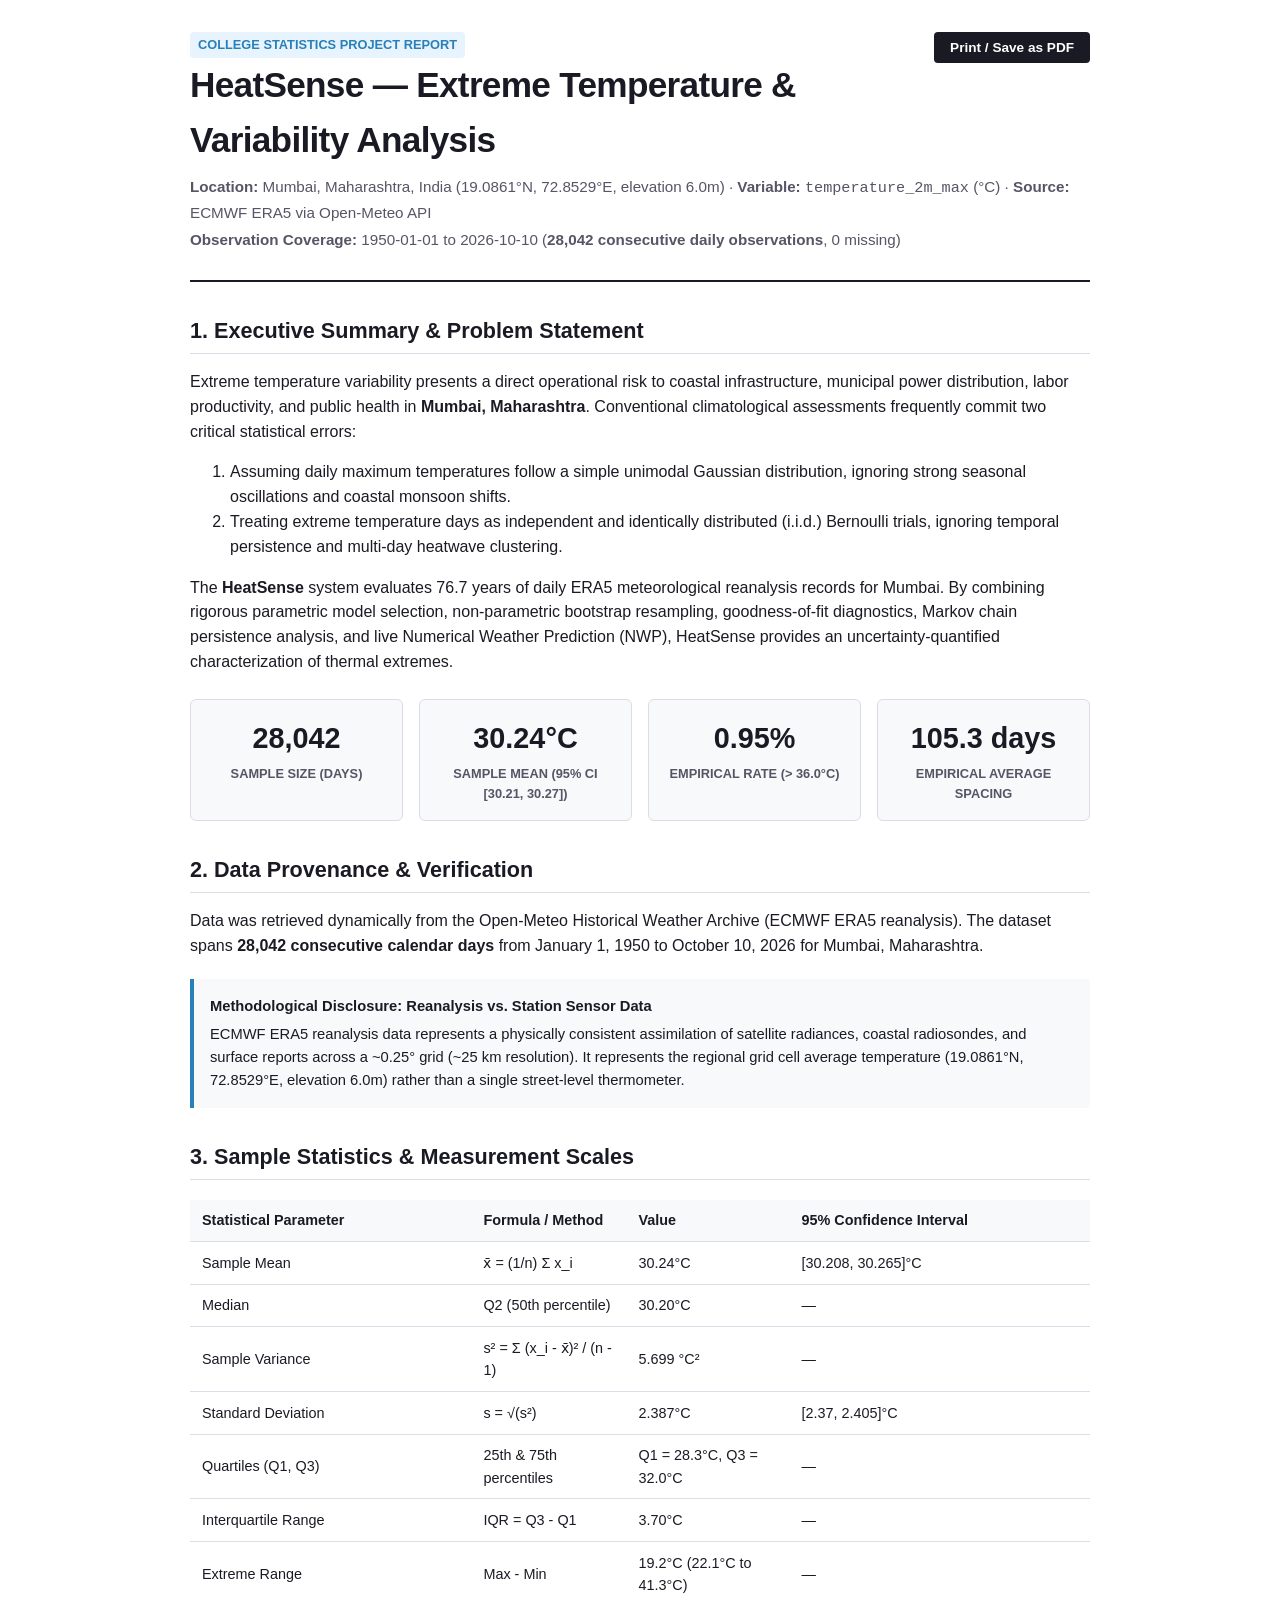
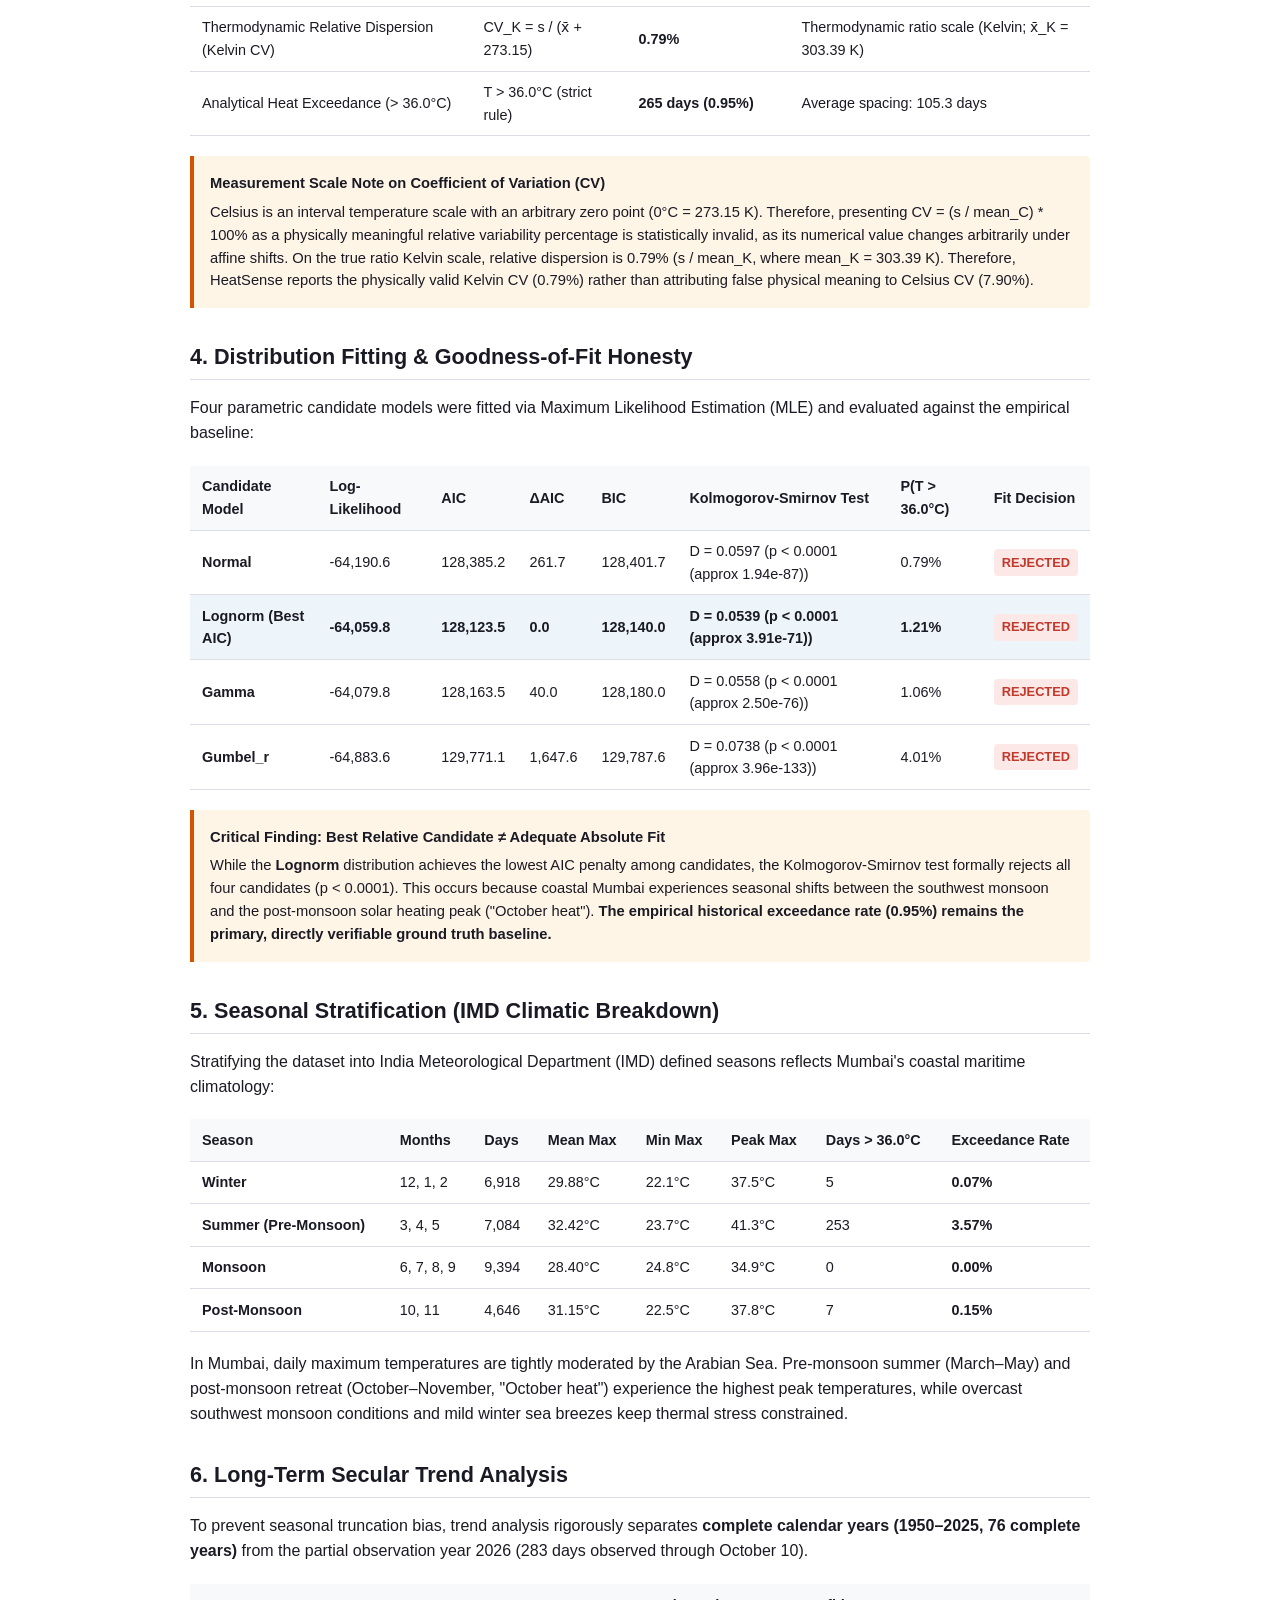
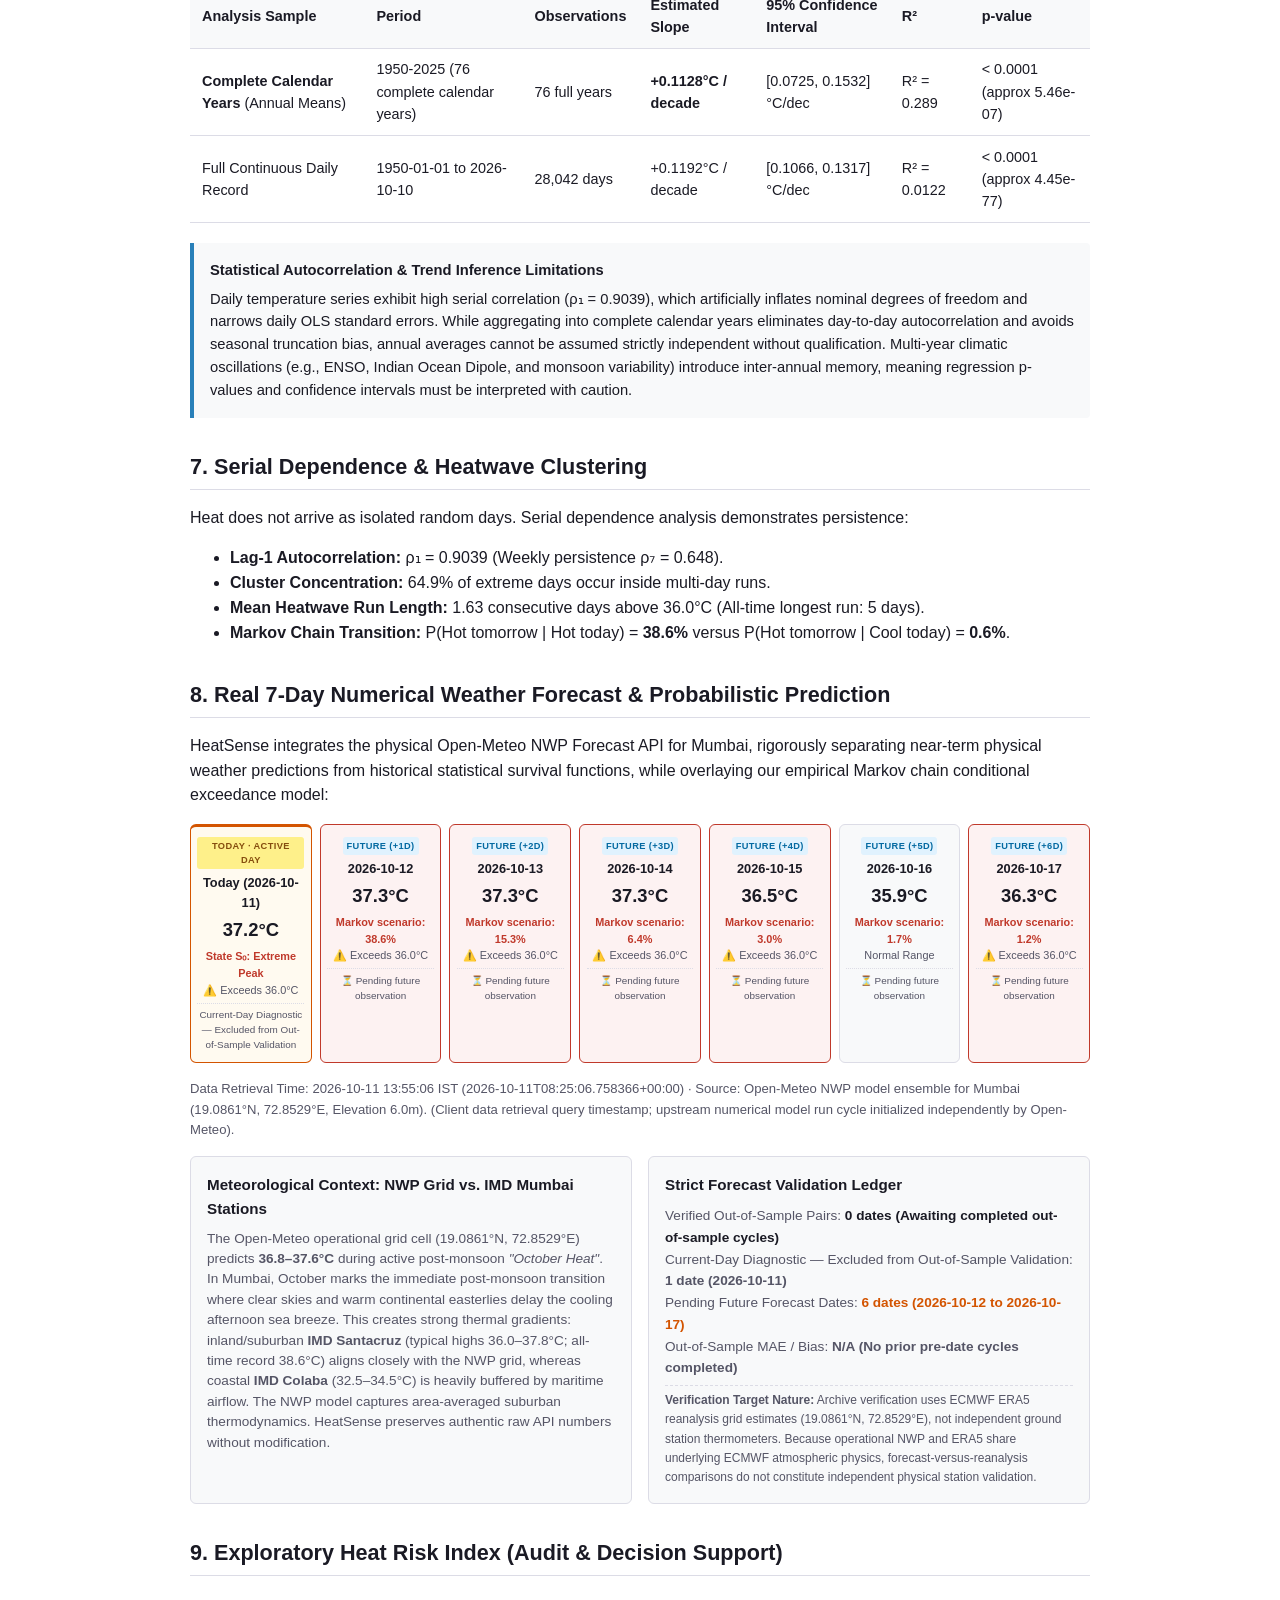
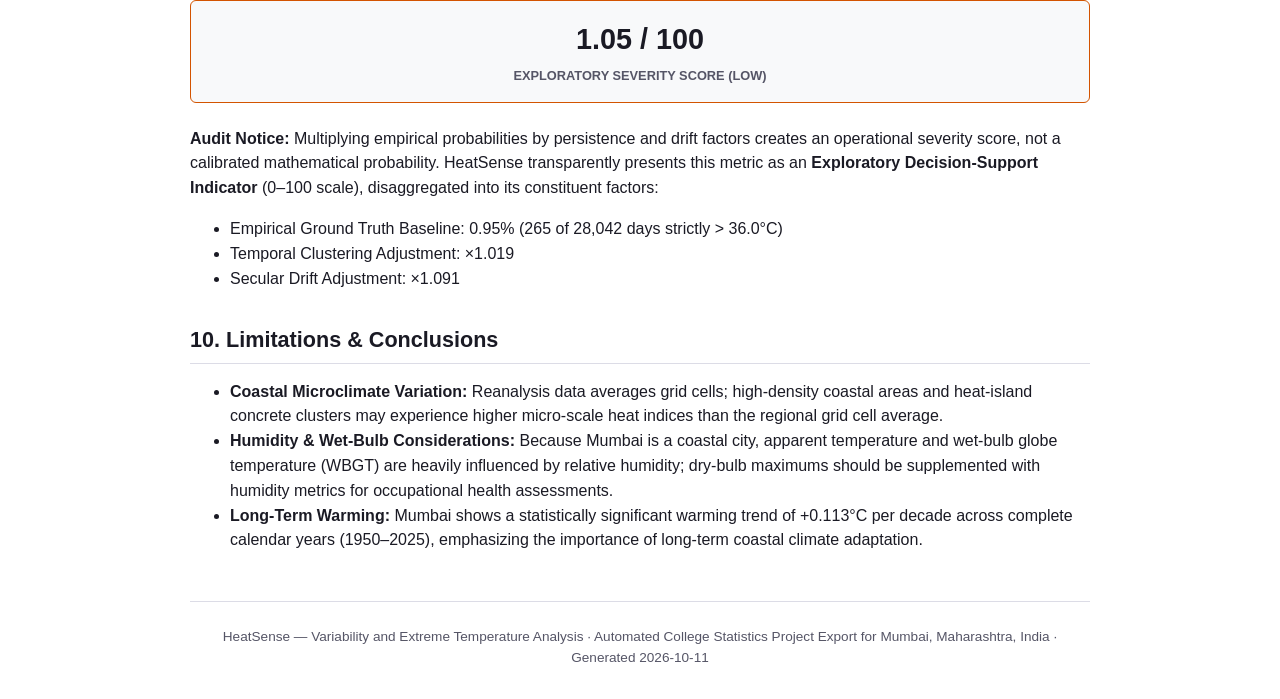
<file: frontend/report.html>
<!DOCTYPE html>
<html lang="en">
<head>
  <meta charset="UTF-8">
  <title>HeatSense Comprehensive Project Report — Mumbai, Maharashtra, India</title>
  <style>
    :root {
      --bg: #ffffff;
      --ink: #1a1a24;
      --muted: #555566;
      --border: #dcdce6;
      --accent: #d35400;
      --accent-subtle: #fef5e7;
      --surface: #f8f9fa;
      --danger: #c0392b;
      --success: #27ae60;
    }
    @media print {
      body { font-size: 11pt; color: #000; background: #fff; }
      .print-btn { display: none !important; }
      .container { width: 100% !important; max-width: 100% !important; margin: 0; padding: 0; }
      .page-break { page-break-after: always; }
    }
    body {
      font-family: -apple-system, BlinkMacSystemFont, "Segoe UI", Roboto, Helvetica, Arial, sans-serif;
      line-height: 1.55;
      color: var(--ink);
      background: var(--bg);
      margin: 0;
      padding: 2rem 1rem;
    }
    .container {
      max-width: 900px;
      margin: 0 auto;
      background: #fff;
    }
    header {
      border-bottom: 2px solid var(--ink);
      padding-bottom: 1.5rem;
      margin-bottom: 2rem;
    }
    h1 {
      font-size: 2.2rem;
      margin: 0 0 0.5rem 0;
      letter-spacing: -0.02em;
    }
    h2 {
      font-size: 1.35rem;
      border-bottom: 1px solid var(--border);
      padding-bottom: 0.35rem;
      margin-top: 2rem;
      margin-bottom: 0.75rem;
      color: var(--ink);
    }
    .meta-line {
      font-size: 0.95rem;
      color: var(--muted);
      margin: 0.25rem 0;
    }
    .badge {
      display: inline-block;
      padding: 0.2rem 0.5rem;
      border-radius: 4px;
      font-size: 0.8rem;
      font-weight: 600;
      text-transform: uppercase;
    }
    .badge-primary { background: #e8f4fd; color: #2980b9; }
    .badge-danger  { background: #fde8e8; color: #c0392b; }
    .badge-warn    { background: #fef5e7; color: #d35400; }
    .badge-success { background: #eafaf1; color: #27ae60; }
    .stat-grid {
      display: grid;
      grid-template-columns: repeat(auto-fit, minmax(200px, 1fr));
      gap: 1rem;
      margin: 1.5rem 0;
    }
    .stat-card {
      background: var(--surface);
      border: 1px solid var(--border);
      border-radius: 6px;
      padding: 1rem;
      text-align: center;
    }
    .stat-val {
      font-size: 1.8rem;
      font-weight: 700;
      color: var(--ink);
    }
    .stat-lbl {
      font-size: 0.8rem;
      color: var(--muted);
      text-transform: uppercase;
      font-weight: 600;
      margin-top: 0.25rem;
    }
    table {
      width: 100%;
      border-collapse: collapse;
      margin: 1.25rem 0;
      font-size: 0.9rem;
    }
    th, td {
      padding: 0.6rem 0.75rem;
      text-align: left;
      border-bottom: 1px solid var(--border);
    }
    th {
      background: var(--surface);
      font-weight: 600;
      color: var(--ink);
    }
    .callout {
      background: var(--surface);
      border-left: 4px solid #2980b9;
      padding: 1rem;
      margin: 1.25rem 0;
      border-radius: 0 4px 4px 0;
      font-size: 0.92rem;
    }
    .callout-warn {
      border-left-color: var(--accent);
      background: var(--accent-subtle);
    }
    .callout-title {
      font-weight: 700;
      margin-bottom: 0.35rem;
    }
    .forecast-grid {
      display: grid;
      grid-template-columns: repeat(7, 1fr);
      gap: 0.5rem;
      margin: 1rem 0;
    }
    .forecast-card {
      background: var(--surface);
      border: 1px solid var(--border);
      border-radius: 6px;
      padding: 0.6rem 0.4rem;
      text-align: center;
      font-size: 0.8rem;
    }
    .forecast-card.hot {
      border-color: var(--danger);
      background: #fdf2f2;
    }
    .forecast-card.today {
      border-color: var(--accent);
      background: #fffaf0;
      border-top: 3px solid var(--accent);
    }
    .forecast-phase {
      font-size: 0.58rem;
      font-weight: 700;
      text-transform: uppercase;
      letter-spacing: 0.04em;
      padding: 2px 4px;
      border-radius: 3px;
      display: inline-block;
    }
    .forecast-phase.today {
      background: #fef08a;
      color: #854d0e;
    }
    .forecast-phase.future {
      background: #e0f2fe;
      color: #0369a1;
    }
    .forecast-temp {
      font-size: 1.15rem;
      font-weight: 700;
      margin: 0.2rem 0;
    }
    .forecast-flag {
      font-size: 0.68rem;
      color: var(--muted);
    }
    .print-btn {
      float: right;
      background: var(--ink);
      color: #fff;
      border: none;
      padding: 0.5rem 1rem;
      border-radius: 4px;
      cursor: pointer;
      font-weight: 600;
      font-size: 0.85rem;
    }
  </style>
</head>
<body>
  <div class="container">
    <button class="print-btn" onclick="window.print()">Print / Save as PDF</button>
    <header>
      <span class="badge badge-primary">College Statistics Project Report</span>
      <h1>HeatSense — Extreme Temperature &amp; Variability Analysis</h1>
      <p class="meta-line">
        <strong>Location:</strong> Mumbai, Maharashtra, India (19.0861°N, 72.8529°E, elevation 6.0m) ·
        <strong>Variable:</strong> <code>temperature_2m_max</code> (°C) ·
        <strong>Source:</strong> ECMWF ERA5 via Open-Meteo API
      </p>
      <p class="meta-line">
        <strong>Observation Coverage:</strong> 1950-01-01 to 2026-10-10 (<strong>28,042 consecutive daily observations</strong>, 0 missing)
      </p>
    </header>

    <section>
      <h2>1. Executive Summary &amp; Problem Statement</h2>
      <p>
        Extreme temperature variability presents a direct operational risk to coastal infrastructure, municipal power distribution, labor productivity, and public health in <strong>Mumbai, Maharashtra</strong>.
        Conventional climatological assessments frequently commit two critical statistical errors:
      </p>
      <ol>
        <li>Assuming daily maximum temperatures follow a simple unimodal Gaussian distribution, ignoring strong seasonal oscillations and coastal monsoon shifts.</li>
        <li>Treating extreme temperature days as independent and identically distributed (i.i.d.) Bernoulli trials, ignoring temporal persistence and multi-day heatwave clustering.</li>
      </ol>
      <p>
        The <strong>HeatSense</strong> system evaluates 76.7 years of daily ERA5 meteorological reanalysis records for Mumbai.
        By combining rigorous parametric model selection, non-parametric bootstrap resampling, goodness-of-fit diagnostics, Markov chain persistence analysis, and live Numerical Weather Prediction (NWP), HeatSense provides an uncertainty-quantified characterization of thermal extremes.
      </p>

      <div class="stat-grid">
        <div class="stat-card">
          <div class="stat-val">28,042</div>
          <div class="stat-lbl">Sample Size (Days)</div>
        </div>
        <div class="stat-card">
          <div class="stat-val">30.24°C</div>
          <div class="stat-lbl">Sample Mean (95% CI [30.21, 30.27])</div>
        </div>
        <div class="stat-card">
          <div class="stat-val">0.95%</div>
          <div class="stat-lbl">Empirical Rate (> 36.0°C)</div>
        </div>
        <div class="stat-card">
          <div class="stat-val">105.3 days</div>
          <div class="stat-lbl">Empirical Average Spacing</div>
        </div>
      </div>
    </section>

    <section>
      <h2>2. Data Provenance &amp; Verification</h2>
      <p>
        Data was retrieved dynamically from the Open-Meteo Historical Weather Archive (ECMWF ERA5 reanalysis).
        The dataset spans <strong>28,042 consecutive calendar days</strong> from January 1, 1950 to October 10, 2026 for Mumbai, Maharashtra.
      </p>
      <div class="callout">
        <div class="callout-title">Methodological Disclosure: Reanalysis vs. Station Sensor Data</div>
        ECMWF ERA5 reanalysis data represents a physically consistent assimilation of satellite radiances, coastal radiosondes, and surface reports across a ~0.25° grid (~25 km resolution).
        It represents the regional grid cell average temperature (19.0861°N, 72.8529°E, elevation 6.0m) rather than a single street-level thermometer.
      </div>
    </section>

    <section>
      <h2>3. Sample Statistics &amp; Measurement Scales</h2>
      <table>
        <thead>
          <tr><th>Statistical Parameter</th><th>Formula / Method</th><th>Value</th><th>95% Confidence Interval</th></tr>
        </thead>
        <tbody>
          <tr><td>Sample Mean</td><td>x̄ = (1/n) Σ x_i</td><td>30.24°C</td><td>[30.208, 30.265]°C</td></tr>
          <tr><td>Median</td><td>Q2 (50th percentile)</td><td>30.20°C</td><td>—</td></tr>
          <tr><td>Sample Variance</td><td>s² = Σ (x_i - x̄)² / (n - 1)</td><td>5.699 °C²</td><td>—</td></tr>
          <tr><td>Standard Deviation</td><td>s = √(s²)</td><td>2.387°C</td><td>[2.37, 2.405]°C</td></tr>
          <tr><td>Quartiles (Q1, Q3)</td><td>25th &amp; 75th percentiles</td><td>Q1 = 28.3°C, Q3 = 32.0°C</td><td>—</td></tr>
          <tr><td>Interquartile Range</td><td>IQR = Q3 - Q1</td><td>3.70°C</td><td>—</td></tr>
          <tr><td>Extreme Range</td><td>Max - Min</td><td>19.2°C (22.1°C to 41.3°C)</td><td>—</td></tr>
          <tr><td>Thermodynamic Relative Dispersion (Kelvin CV)</td><td>CV_K = s / (x̄ + 273.15)</td><td><strong>0.79%</strong></td><td>Thermodynamic ratio scale (Kelvin; x̄_K = 303.39 K)</td></tr>
          <tr><td>Analytical Heat Exceedance (&gt; 36.0°C)</td><td>T &gt; 36.0°C (strict rule)</td><td><strong>265 days (0.95%)</strong></td><td>Average spacing: 105.3 days</td></tr>
        </tbody>
      </table>
      <div class="callout callout-warn">
        <div class="callout-title">Measurement Scale Note on Coefficient of Variation (CV)</div>
        Celsius is an interval temperature scale with an arbitrary zero point (0°C = 273.15 K). Therefore, presenting CV = (s / mean_C) * 100% as a physically meaningful relative variability percentage is statistically invalid, as its numerical value changes arbitrarily under affine shifts. On the true ratio Kelvin scale, relative dispersion is 0.79% (s / mean_K, where mean_K = 303.39 K).
        Therefore, HeatSense reports the physically valid Kelvin CV (0.79%) rather than attributing false physical meaning to Celsius CV (7.90%).
      </div>
    </section>

    <section>
      <h2>4. Distribution Fitting &amp; Goodness-of-Fit Honesty</h2>
      <p>
        Four parametric candidate models were fitted via Maximum Likelihood Estimation (MLE) and evaluated against the empirical baseline:
      </p>
      <table>
        <thead>
          <tr>
            <th>Candidate Model</th><th>Log-Likelihood</th><th>AIC</th><th>ΔAIC</th><th>BIC</th><th>Kolmogorov-Smirnov Test</th><th>P(T &gt; 36.0°C)</th><th>Fit Decision</th>
          </tr>
        </thead>
        <tbody>
          
        <tr style="">
            <td><strong>Normal</strong></td>
            <td>-64,190.6</td>
            <td>128,385.2</td>
            <td>261.7</td>
            <td>128,401.7</td>
            <td>D = 0.0597 (p < 0.0001 (approx 1.94e-87))</td>
            <td>0.79%</td>
            <td><span class="badge badge-danger">Rejected</span></td>
        </tr>
        
        <tr style="background: rgba(41, 128, 185, 0.08); font-weight: 600;">
            <td><strong>Lognorm (Best AIC)</strong></td>
            <td>-64,059.8</td>
            <td>128,123.5</td>
            <td>0.0</td>
            <td>128,140.0</td>
            <td>D = 0.0539 (p < 0.0001 (approx 3.91e-71))</td>
            <td>1.21%</td>
            <td><span class="badge badge-danger">Rejected</span></td>
        </tr>
        
        <tr style="">
            <td><strong>Gamma</strong></td>
            <td>-64,079.8</td>
            <td>128,163.5</td>
            <td>40.0</td>
            <td>128,180.0</td>
            <td>D = 0.0558 (p < 0.0001 (approx 2.50e-76))</td>
            <td>1.06%</td>
            <td><span class="badge badge-danger">Rejected</span></td>
        </tr>
        
        <tr style="">
            <td><strong>Gumbel_r</strong></td>
            <td>-64,883.6</td>
            <td>129,771.1</td>
            <td>1,647.6</td>
            <td>129,787.6</td>
            <td>D = 0.0738 (p < 0.0001 (approx 3.96e-133))</td>
            <td>4.01%</td>
            <td><span class="badge badge-danger">Rejected</span></td>
        </tr>
        
        </tbody>
      </table>
      <div class="callout callout-warn">
        <div class="callout-title">Critical Finding: Best Relative Candidate ≠ Adequate Absolute Fit</div>
        While the <strong>Lognorm</strong> distribution achieves the lowest AIC penalty among candidates, the Kolmogorov-Smirnov test formally rejects all four candidates (p &lt; 0.0001).
        This occurs because coastal Mumbai experiences seasonal shifts between the southwest monsoon and the post-monsoon solar heating peak ("October heat").
        <strong>The empirical historical exceedance rate (0.95%) remains the primary, directly verifiable ground truth baseline.</strong>
      </div>
    </section>

    <section>
      <h2>5. Seasonal Stratification (IMD Climatic Breakdown)</h2>
      <p>
        Stratifying the dataset into India Meteorological Department (IMD) defined seasons reflects Mumbai's coastal maritime climatology:
      </p>
      <table>
        <thead>
          <tr>
            <th>Season</th><th>Months</th><th>Days</th><th>Mean Max</th><th>Min Max</th><th>Peak Max</th><th>Days &gt; 36.0°C</th><th>Exceedance Rate</th>
          </tr>
        </thead>
        <tbody>
          
        <tr>
            <td><strong>Winter</strong></td>
            <td>12, 1, 2</td>
            <td>6,918</td>
            <td>29.88°C</td>
            <td>22.1°C</td>
            <td>37.5°C</td>
            <td>5</td>
            <td><strong>0.07%</strong></td>
        </tr>
        
        <tr>
            <td><strong>Summer (Pre-Monsoon)</strong></td>
            <td>3, 4, 5</td>
            <td>7,084</td>
            <td>32.42°C</td>
            <td>23.7°C</td>
            <td>41.3°C</td>
            <td>253</td>
            <td><strong>3.57%</strong></td>
        </tr>
        
        <tr>
            <td><strong>Monsoon</strong></td>
            <td>6, 7, 8, 9</td>
            <td>9,394</td>
            <td>28.40°C</td>
            <td>24.8°C</td>
            <td>34.9°C</td>
            <td>0</td>
            <td><strong>0.00%</strong></td>
        </tr>
        
        <tr>
            <td><strong>Post-Monsoon</strong></td>
            <td>10, 11</td>
            <td>4,646</td>
            <td>31.15°C</td>
            <td>22.5°C</td>
            <td>37.8°C</td>
            <td>7</td>
            <td><strong>0.15%</strong></td>
        </tr>
        
        </tbody>
      </table>
      <p>
        In Mumbai, daily maximum temperatures are tightly moderated by the Arabian Sea. Pre-monsoon summer (March–May) and post-monsoon retreat (October–November, "October heat") experience the highest peak temperatures, while overcast southwest monsoon conditions and mild winter sea breezes keep thermal stress constrained.
      </p>
    </section>

    <section>
      <h2>6. Long-Term Secular Trend Analysis</h2>
      <p>
        To prevent seasonal truncation bias, trend analysis rigorously separates <strong>complete calendar years (1950–2025, 76 complete years)</strong> from the partial observation year 2026 (283 days observed through October 10).
      </p>
      <table>
        <thead>
          <tr><th>Analysis Sample</th><th>Period</th><th>Observations</th><th>Estimated Slope</th><th>95% Confidence Interval</th><th>R²</th><th>p-value</th></tr>
        </thead>
        <tbody>
          <tr>
            <td><strong>Complete Calendar Years</strong> (Annual Means)</td>
            <td>1950-2025 (76 complete calendar years)</td>
            <td>76 full years</td>
            <td><strong>+0.1128°C / decade</strong></td>
            <td>[0.0725, 0.1532]°C/dec</td>
            <td>R² = 0.289</td>
            <td>< 0.0001 (approx 5.46e-07)</td>
          </tr>
          <tr>
            <td>Full Continuous Daily Record</td>
            <td>1950-01-01 to 2026-10-10</td>
            <td>28,042 days</td>
            <td>+0.1192°C / decade</td>
            <td>[0.1066, 0.1317]°C/dec</td>
            <td>R² = 0.0122</td>
            <td>< 0.0001 (approx 4.45e-77)</td>
          </tr>
        </tbody>
      </table>
      <div class="callout">
        <div class="callout-title">Statistical Autocorrelation &amp; Trend Inference Limitations</div>
        Daily temperature series exhibit high serial correlation (ρ₁ = 0.9039), which artificially inflates nominal degrees of freedom and narrows daily OLS standard errors.
        While aggregating into complete calendar years eliminates day-to-day autocorrelation and avoids seasonal truncation bias, annual averages cannot be assumed strictly independent without qualification.
        Multi-year climatic oscillations (e.g., ENSO, Indian Ocean Dipole, and monsoon variability) introduce inter-annual memory, meaning regression p-values and confidence intervals must be interpreted with caution.
      </div>
    </section>

    <section>
      <h2>7. Serial Dependence &amp; Heatwave Clustering</h2>
      <p>
        Heat does not arrive as isolated random days. Serial dependence analysis demonstrates persistence:
      </p>
      <ul>
        <li><strong>Lag-1 Autocorrelation:</strong> ρ₁ = 0.9039 (Weekly persistence ρ₇ = 0.648).</li>
        <li><strong>Cluster Concentration:</strong> 64.9% of extreme days occur inside multi-day runs.</li>
        <li><strong>Mean Heatwave Run Length:</strong> 1.63 consecutive days above 36.0°C (All-time longest run: 5 days).</li>
        <li><strong>Markov Chain Transition:</strong> P(Hot tomorrow | Hot today) = <strong>38.6%</strong> versus P(Hot tomorrow | Cool today) = <strong>0.6%</strong>.</li>
      </ul>
    </section>

    <section>
      <h2>8. Real 7-Day Numerical Weather Forecast &amp; Probabilistic Prediction</h2>
      <p>
        HeatSense integrates the physical Open-Meteo NWP Forecast API for Mumbai, rigorously separating near-term physical weather predictions from historical statistical survival functions, while overlaying our empirical Markov chain conditional exceedance model:
      </p>
      <div class="forecast-grid">
        
            <div class="forecast-card today hot">
                <div class="forecast-phase today">TODAY · ACTIVE DAY</div>
                <div class="forecast-date" style="font-weight:600; margin-top:0.25rem;">Today (2026-10-11)</div>
                <div class="forecast-temp">37.2°C</div>
                <div class="forecast-prob" style="font-size:0.68rem; color:var(--danger); font-weight:600;">State S₀: Extreme Peak</div>
                <div class="forecast-flag">⚠️ Exceeds 36.0°C</div>
                <div class="forecast-val" style="font-size:0.62rem; color:var(--muted); margin-top:0.25rem; border-top:1px dotted var(--border); padding-top:0.2rem;">Current-Day Diagnostic — Excluded from Out-of-Sample Validation</div>
            </div>
            
            <div class="forecast-card hot">
                <div class="forecast-phase future">FUTURE (+1d)</div>
                <div class="forecast-date" style="font-weight:600; margin-top:0.25rem;">2026-10-12</div>
                <div class="forecast-temp">37.3°C</div>
                <div class="forecast-prob" style="font-size:0.68rem; color:var(--danger); font-weight:600;">Markov scenario: 38.6%</div>
                <div class="forecast-flag">⚠️ Exceeds 36.0°C</div>
                <div class="forecast-val" style="font-size:0.62rem; color:var(--muted); margin-top:0.25rem; border-top:1px dotted var(--border); padding-top:0.2rem;">⏳ Pending future observation</div>
            </div>
            
            <div class="forecast-card hot">
                <div class="forecast-phase future">FUTURE (+2d)</div>
                <div class="forecast-date" style="font-weight:600; margin-top:0.25rem;">2026-10-13</div>
                <div class="forecast-temp">37.3°C</div>
                <div class="forecast-prob" style="font-size:0.68rem; color:var(--danger); font-weight:600;">Markov scenario: 15.3%</div>
                <div class="forecast-flag">⚠️ Exceeds 36.0°C</div>
                <div class="forecast-val" style="font-size:0.62rem; color:var(--muted); margin-top:0.25rem; border-top:1px dotted var(--border); padding-top:0.2rem;">⏳ Pending future observation</div>
            </div>
            
            <div class="forecast-card hot">
                <div class="forecast-phase future">FUTURE (+3d)</div>
                <div class="forecast-date" style="font-weight:600; margin-top:0.25rem;">2026-10-14</div>
                <div class="forecast-temp">37.3°C</div>
                <div class="forecast-prob" style="font-size:0.68rem; color:var(--danger); font-weight:600;">Markov scenario: 6.4%</div>
                <div class="forecast-flag">⚠️ Exceeds 36.0°C</div>
                <div class="forecast-val" style="font-size:0.62rem; color:var(--muted); margin-top:0.25rem; border-top:1px dotted var(--border); padding-top:0.2rem;">⏳ Pending future observation</div>
            </div>
            
            <div class="forecast-card hot">
                <div class="forecast-phase future">FUTURE (+4d)</div>
                <div class="forecast-date" style="font-weight:600; margin-top:0.25rem;">2026-10-15</div>
                <div class="forecast-temp">36.5°C</div>
                <div class="forecast-prob" style="font-size:0.68rem; color:var(--danger); font-weight:600;">Markov scenario: 3.0%</div>
                <div class="forecast-flag">⚠️ Exceeds 36.0°C</div>
                <div class="forecast-val" style="font-size:0.62rem; color:var(--muted); margin-top:0.25rem; border-top:1px dotted var(--border); padding-top:0.2rem;">⏳ Pending future observation</div>
            </div>
            
            <div class="forecast-card">
                <div class="forecast-phase future">FUTURE (+5d)</div>
                <div class="forecast-date" style="font-weight:600; margin-top:0.25rem;">2026-10-16</div>
                <div class="forecast-temp">35.9°C</div>
                <div class="forecast-prob" style="font-size:0.68rem; color:var(--danger); font-weight:600;">Markov scenario: 1.7%</div>
                <div class="forecast-flag">Normal Range</div>
                <div class="forecast-val" style="font-size:0.62rem; color:var(--muted); margin-top:0.25rem; border-top:1px dotted var(--border); padding-top:0.2rem;">⏳ Pending future observation</div>
            </div>
            
            <div class="forecast-card hot">
                <div class="forecast-phase future">FUTURE (+6d)</div>
                <div class="forecast-date" style="font-weight:600; margin-top:0.25rem;">2026-10-17</div>
                <div class="forecast-temp">36.3°C</div>
                <div class="forecast-prob" style="font-size:0.68rem; color:var(--danger); font-weight:600;">Markov scenario: 1.2%</div>
                <div class="forecast-flag">⚠️ Exceeds 36.0°C</div>
                <div class="forecast-val" style="font-size:0.62rem; color:var(--muted); margin-top:0.25rem; border-top:1px dotted var(--border); padding-top:0.2rem;">⏳ Pending future observation</div>
            </div>
            
      </div>
      <p style="font-size: 0.82rem; color: var(--muted); margin-top: 0.5rem;">
        Data Retrieval Time: 2026-10-11 13:55:06 IST (2026-10-11T08:25:06.758366+00:00) · Source: Open-Meteo NWP model ensemble for Mumbai (19.0861°N, 72.8529°E, Elevation 6.0m). (Client data retrieval query timestamp; upstream numerical model run cycle initialized independently by Open-Meteo).
      </p>

      <div style="display:grid; grid-template-columns:1fr 1fr; gap:1rem; margin-top:1rem;">
        <div style="background:var(--surface); border:1px solid var(--border); border-radius:6px; padding:1rem; font-size:0.85rem;">
          <h3 style="margin:0 0 0.5rem 0; font-size:0.95rem;">Meteorological Context: NWP Grid vs. IMD Mumbai Stations</h3>
          <p style="margin:0; color:var(--muted); line-height:1.5;">
            The Open-Meteo operational grid cell (19.0861°N, 72.8529°E) predicts <strong>36.8–37.6°C</strong> during active post-monsoon <em>"October Heat"</em>.
            In Mumbai, October marks the immediate post-monsoon transition where clear skies and warm continental easterlies delay the cooling afternoon sea breeze.
            This creates strong thermal gradients: inland/suburban <strong>IMD Santacruz</strong> (typical highs 36.0–37.8°C; all-time record 38.6°C) aligns closely with the NWP grid, whereas coastal <strong>IMD Colaba</strong> (32.5–34.5°C) is heavily buffered by maritime airflow. The NWP model captures area-averaged suburban thermodynamics. HeatSense preserves authentic raw API numbers without modification.
          </p>
        </div>
        <div style="background:var(--surface); border:1px solid var(--border); border-radius:6px; padding:1rem; font-size:0.85rem;">
          <h3 style="margin:0 0 0.5rem 0; font-size:0.95rem;">Strict Forecast Validation Ledger</h3>
          <div style="color:var(--muted); line-height:1.6;">
            <div>Verified Out-of-Sample Pairs: <strong style="color:var(--ink);">0 dates (Awaiting completed out-of-sample cycles)</strong></div>
            <div>Current-Day Diagnostic — Excluded from Out-of-Sample Validation: <strong style="color:var(--muted);">1 date (2026-10-11)</strong></div>
            <div>Pending Future Forecast Dates: <strong style="color:var(--accent);">6 dates (2026-10-12 to 2026-10-17)</strong></div>
            <div>Out-of-Sample MAE / Bias: <strong>N/A (No prior pre-date cycles completed)</strong></div>
            <p style="font-size:0.75rem; margin:0.4rem 0 0 0; border-top:1px dashed var(--border); padding-top:0.3rem;">
              <strong>Verification Target Nature:</strong> Archive verification uses ECMWF ERA5 reanalysis grid estimates (19.0861°N, 72.8529°E), not independent ground station thermometers. Because operational NWP and ERA5 share underlying ECMWF atmospheric physics, forecast-versus-reanalysis comparisons do not constitute independent physical station validation.
            </p>
          </div>
        </div>
      </div>
    </section>

    <section>
      <h2>9. Exploratory Heat Risk Index (Audit &amp; Decision Support)</h2>
      <div class="stat-grid">
        <div class="stat-card" style="border-color: var(--accent);">
          <div class="stat-val">1.05 / 100</div>
          <div class="stat-lbl">Exploratory Severity Score (LOW)</div>
        </div>
      </div>
      <p>
        <strong>Audit Notice:</strong> Multiplying empirical probabilities by persistence and drift factors creates an operational severity score, not a calibrated mathematical probability.
        HeatSense transparently presents this metric as an <strong>Exploratory Decision-Support Indicator</strong> (0–100 scale), disaggregated into its constituent factors:
      </p>
      <ul>
        <li>Empirical Ground Truth Baseline: 0.95% (265 of 28,042 days strictly &gt; 36.0°C)</li>
        <li>Temporal Clustering Adjustment: ×1.019</li>
        <li>Secular Drift Adjustment: ×1.091</li>
      </ul>
    </section>

    <section>
      <h2>10. Limitations &amp; Conclusions</h2>
      <ul>
        <li><strong>Coastal Microclimate Variation:</strong> Reanalysis data averages grid cells; high-density coastal areas and heat-island concrete clusters may experience higher micro-scale heat indices than the regional grid cell average.</li>
        <li><strong>Humidity &amp; Wet-Bulb Considerations:</strong> Because Mumbai is a coastal city, apparent temperature and wet-bulb globe temperature (WBGT) are heavily influenced by relative humidity; dry-bulb maximums should be supplemented with humidity metrics for occupational health assessments.</li>
        <li><strong>Long-Term Warming:</strong> Mumbai shows a statistically significant warming trend of +0.113°C per decade across complete calendar years (1950–2025), emphasizing the importance of long-term coastal climate adaptation.</li>
      </ul>
    </section>

    <footer style="margin-top: 3rem; border-top: 1px solid var(--border); padding-top: 1.5rem; font-size: 0.85rem; color: var(--muted); text-align: center;">
      HeatSense — Variability and Extreme Temperature Analysis · Automated College Statistics Project Export for Mumbai, Maharashtra, India · Generated 2026-10-11
    </footer>
  </div>
</body>
</html>
</file>
